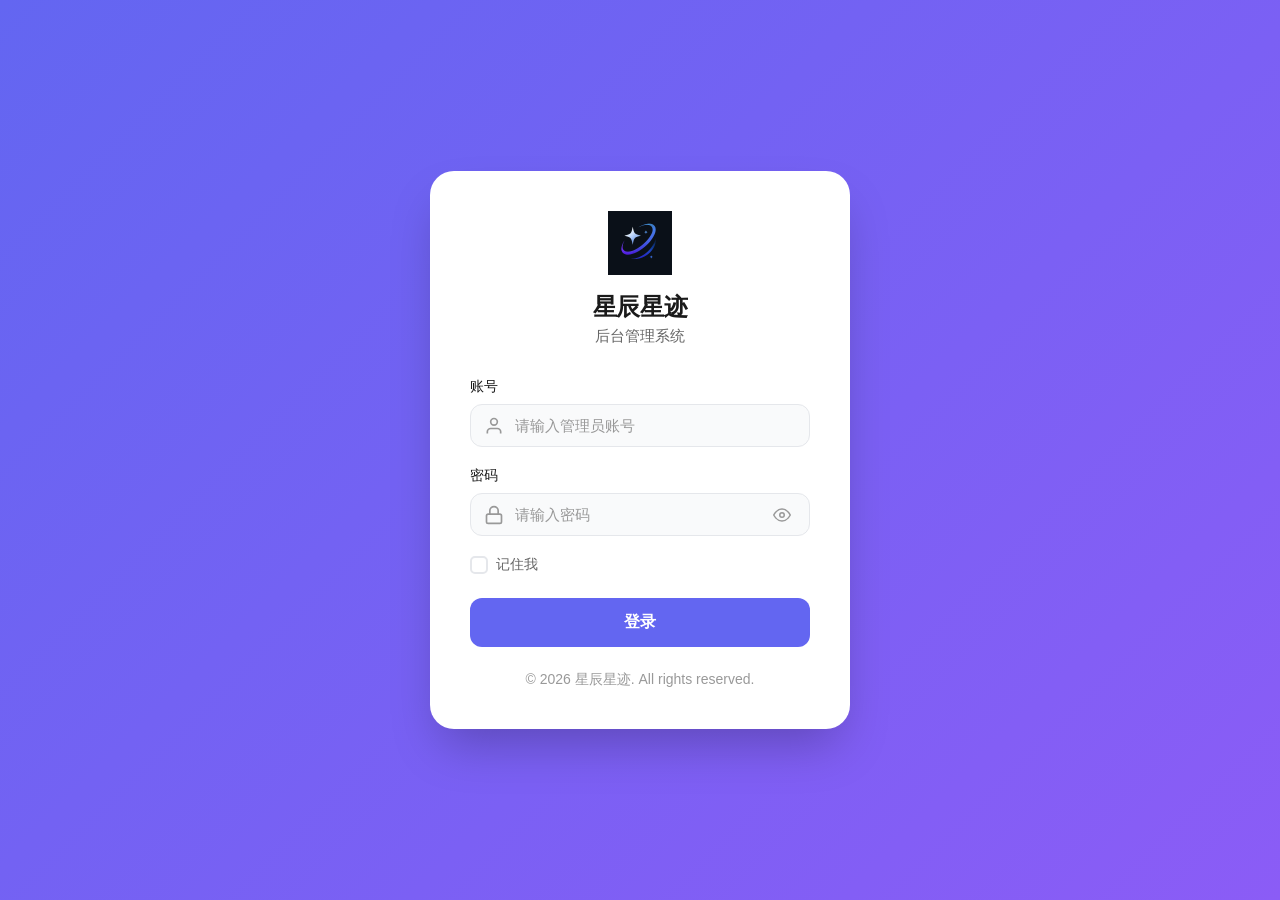
<file: login.html>
<!DOCTYPE html>
<html lang="zh-CN">
<head>
    <meta charset="UTF-8">
    <meta name="viewport" content="width=device-width, initial-scale=1.0">
    <title>星辰星迹 - 后台登录</title>
    <link rel="stylesheet" href="https://cdn.baiwulin.com/font/harmonyos-fonts/css/harmonyos_sans_sc.css">
    <link rel="stylesheet" href="login.css">
</head>
<body>
    <div class="login-container">
        <div class="login-card">
            <div class="login-header">
                <div class="logo">
                    <img src="logo.png" class="logo">
                </div>
                <h1 class="login-title">星辰星迹</h1>
                <p class="login-subtitle">后台管理系统</p>
            </div>

            <form class="login-form" id="loginForm">
                <div class="form-group">
                    <label class="form-label" for="username">账号</label>
                    <div class="input-wrapper">
                        <svg class="input-icon" viewBox="0 0 24 24" fill="none" stroke="currentColor" stroke-width="2">
                            <path d="M20 21v-2a4 4 0 0 0-4-4H8a4 4 0 0 0-4 4v2"></path>
                            <circle cx="12" cy="7" r="4"></circle>
                        </svg>
                        <input type="text" id="username" name="username" class="form-input" placeholder="请输入管理员账号" autocomplete="username">
                    </div>
                </div>

                <div class="form-group">
                    <label class="form-label" for="password">密码</label>
                    <div class="input-wrapper">
                        <svg class="input-icon" viewBox="0 0 24 24" fill="none" stroke="currentColor" stroke-width="2">
                            <rect x="3" y="11" width="18" height="11" rx="2" ry="2"></rect>
                            <path d="M7 11V7a5 5 0 0 1 10 0v4"></path>
                        </svg>
                        <input type="password" id="password" name="password" class="form-input" placeholder="请输入密码" autocomplete="current-password">
                        <button type="button" class="toggle-password" id="togglePassword">
                            <svg class="eye-icon" viewBox="0 0 24 24" fill="none" stroke="currentColor" stroke-width="2">
                                <path d="M1 12s4-8 11-8 11 8 11 8-4 8-11 8-11-8-11-8z"></path>
                                <circle cx="12" cy="12" r="3"></circle>
                            </svg>
                            <svg class="eye-off-icon" viewBox="0 0 24 24" fill="none" stroke="currentColor" stroke-width="2" style="display: none;">
                                <path d="M17.94 17.94A10.07 10.07 0 0 1 12 20c-7 0-11-8-11-8a18.45 18.45 0 0 1 5.06-5.94M9.9 4.24A9.12 9.12 0 0 1 12 4c7 0 11 8 11 8a18.5 18.5 0 0 1-2.16 3.19m-6.72-1.07a3 3 0 1 1-4.24-4.24"></path>
                                <line x1="1" y1="1" x2="23" y2="23"></line>
                            </svg>
                        </button>
                    </div>
                </div>

                <div class="form-options">
                    <label class="remember-me">
                        <input type="checkbox" id="rememberMe" name="rememberMe">
                        <span class="checkmark"></span>
                        <span class="remember-text">记住我</span>
                    </label>
                </div>

                <button type="submit" class="login-btn" id="loginBtn">
                    <span class="btn-text">登录</span>
                    <span class="btn-loading" style="display: none;">
                        <svg viewBox="0 0 24 24" fill="none" stroke="currentColor" stroke-width="2">
                            <path d="M12 2v4m0 12v4M4.93 4.93l2.83 2.83m8.48 8.48l2.83 2.83M2 12h4m12 0h4M4.93 19.07l2.83-2.83m8.48-8.48l2.83-2.83"></path>
                        </svg>
                    </span>
                </button>

                <div class="error-message" id="errorMessage"></div>
            </form>

            <div class="login-footer">
                <p>© 2026 星辰星迹. All rights reserved.</p>
            </div>
        </div>
    </div>

    <script src="login.js"></script>
</body>
</html>
</file>
<file: login.css>
* {
    margin: 0;
    padding: 0;
    box-sizing: border-box;
}

:root {
    --primary-color: #6366f1;
    --primary-hover: #4f46e5;
    --primary-light: rgba(99, 102, 241, 0.1);
    --text-primary: #1a1a1a;
    --text-secondary: #666666;
    --text-tertiary: #999999;
    --bg-color: #f5f5f7;
    --surface-color: #ffffff;
    --input-bg: #f9fafb;
    --input-border: #e5e7eb;
    --error-color: #ef4444;
    --shadow: 0 4px 20px rgba(0, 0, 0, 0.08);
    --shadow-lg: 0 25px 50px -12px rgba(0, 0, 0, 0.25);
}

[data-theme="dark"] {
    --primary-color: #818cf8;
    --primary-hover: #6366f1;
    --primary-light: rgba(129, 140, 248, 0.15);
    --text-primary: #f1f1f3;
    --text-secondary: #a0a0a8;
    --text-tertiary: #606068;
    --bg-color: #0a0a0f;
    --surface-color: #1a1a1f;
    --input-bg: #25252b;
    --input-border: #3f3f46;
    --shadow: 0 4px 20px rgba(0, 0, 0, 0.3);
    --shadow-lg: 0 25px 50px -12px rgba(0, 0, 0, 0.5);
}

html {
    font-size: 16px;
}

body {
    font-family: "HarmonyOS Sans SC", -apple-system, BlinkMacSystemFont, "Segoe UI", Roboto, sans-serif;
    background: linear-gradient(135deg, var(--primary-color) 0%, #8b5cf6 100%);
    min-height: 100vh;
    display: flex;
    align-items: center;
    justify-content: center;
    padding: 20px;
    transition: background-color 0.3s ease;
}

.login-container {
    width: 100%;
    max-width: 420px;
}

.login-card {
    background: var(--surface-color);
    border-radius: 24px;
    padding: 40px;
    box-shadow: var(--shadow-lg);
    animation: slideUp 0.5s ease;
    transition: background-color 0.3s ease;
}

@keyframes slideUp {
    from {
        opacity: 0;
        transform: translateY(30px);
    }
    to {
        opacity: 1;
        transform: translateY(0);
    }
}

.login-header {
    text-align: center;
    margin-bottom: 32px;
}

.logo {
    width: 64px;
    height: 64px;
    margin: 0 auto 16px;
}

.logo svg {
    width: 100%;
    height: 100%;
}

.login-title {
    font-size: 1.5rem;
    font-weight: 700;
    color: var(--text-primary);
    margin-bottom: 4px;
    letter-spacing: -0.02em;
}

.login-subtitle {
    font-size: 0.9375rem;
    color: var(--text-secondary);
}

.login-form {
    margin-bottom: 24px;
}

.form-group {
    margin-bottom: 20px;
}

.form-label {
    display: block;
    font-size: 0.875rem;
    font-weight: 500;
    color: var(--text-primary);
    margin-bottom: 8px;
}

.input-wrapper {
    position: relative;
    display: flex;
    align-items: center;
}

.input-icon {
    position: absolute;
    left: 14px;
    width: 20px;
    height: 20px;
    color: var(--text-tertiary);
    pointer-events: none;
    transition: color 0.2s ease;
}

.form-input {
    width: 100%;
    padding: 12px 16px 12px 44px;
    background: var(--input-bg);
    border: 1px solid var(--input-border);
    border-radius: 12px;
    font-family: inherit;
    font-size: 0.9375rem;
    color: var(--text-primary);
    transition: all 0.2s ease;
}

.form-input:focus {
    outline: none;
    border-color: var(--primary-color);
    background: var(--surface-color);
    box-shadow: 0 0 0 3px var(--primary-light);
}

.form-input:focus + .input-icon {
    color: var(--primary-color);
}

.form-input::placeholder {
    color: var(--text-tertiary);
}

.toggle-password {
    position: absolute;
    right: 12px;
    width: 32px;
    height: 32px;
    border: none;
    background: transparent;
    color: var(--text-tertiary);
    cursor: pointer;
    display: flex;
    align-items: center;
    justify-content: center;
    border-radius: 8px;
    transition: all 0.2s ease;
}

.toggle-password:hover {
    background: var(--bg-color);
    color: var(--text-secondary);
}

.toggle-password svg {
    width: 18px;
    height: 18px;
}

.form-options {
    display: flex;
    align-items: center;
    justify-content: space-between;
    margin-bottom: 24px;
}

.remember-me {
    display: flex;
    align-items: center;
    gap: 8px;
    cursor: pointer;
    font-size: 0.875rem;
    color: var(--text-secondary);
}

.remember-me input {
    display: none;
}

.checkmark {
    width: 18px;
    height: 18px;
    border: 2px solid var(--input-border);
    border-radius: 5px;
    display: flex;
    align-items: center;
    justify-content: center;
    transition: all 0.2s ease;
}

.remember-me input:checked + .checkmark {
    background: var(--primary-color);
    border-color: var(--primary-color);
}

.checkmark::after {
    content: '';
    width: 5px;
    height: 9px;
    border: solid white;
    border-width: 0 2px 2px 0;
    transform: rotate(45deg) translate(-1px, -1px);
    opacity: 0;
    transition: opacity 0.2s ease;
}

.remember-me input:checked + .checkmark::after {
    opacity: 1;
}

.remember-text {
    user-select: none;
}

.login-btn {
    width: 100%;
    padding: 14px 24px;
    background: var(--primary-color);
    color: white;
    border: none;
    border-radius: 12px;
    font-family: inherit;
    font-size: 1rem;
    font-weight: 600;
    cursor: pointer;
    display: flex;
    align-items: center;
    justify-content: center;
    gap: 8px;
    transition: all 0.3s ease;
    position: relative;
    overflow: hidden;
}

.login-btn:hover:not(:disabled) {
    background: var(--primary-hover);
    transform: translateY(-1px);
    box-shadow: 0 4px 12px rgba(99, 102, 241, 0.4);
}

.login-btn:disabled {
    opacity: 0.7;
    cursor: not-allowed;
}

.btn-loading svg {
    width: 20px;
    height: 20px;
    animation: spin 1s linear infinite;
}

@keyframes spin {
    from { transform: rotate(0deg); }
    to { transform: rotate(360deg); }
}

.error-message {
    margin-top: 16px;
    padding: 12px 16px;
    background: rgba(239, 68, 68, 0.1);
    border: 1px solid rgba(239, 68, 68, 0.2);
    border-radius: 10px;
    color: var(--error-color);
    font-size: 0.875rem;
    text-align: center;
    display: none;
}

.error-message.show {
    display: block;
    animation: shake 0.5s ease;
}

@keyframes shake {
    0%, 100% { transform: translateX(0); }
    25% { transform: translateX(-5px); }
    75% { transform: translateX(5px); }
}

.login-footer {
    text-align: center;
    color: var(--text-tertiary);
    font-size: 0.875rem;
}

@media (max-width: 480px) {
    .login-card {
        padding: 32px 24px;
    }

    .logo {
        width: 56px;
        height: 56px;
    }

    .login-title {
        font-size: 1.375rem;
    }
}
</file>
